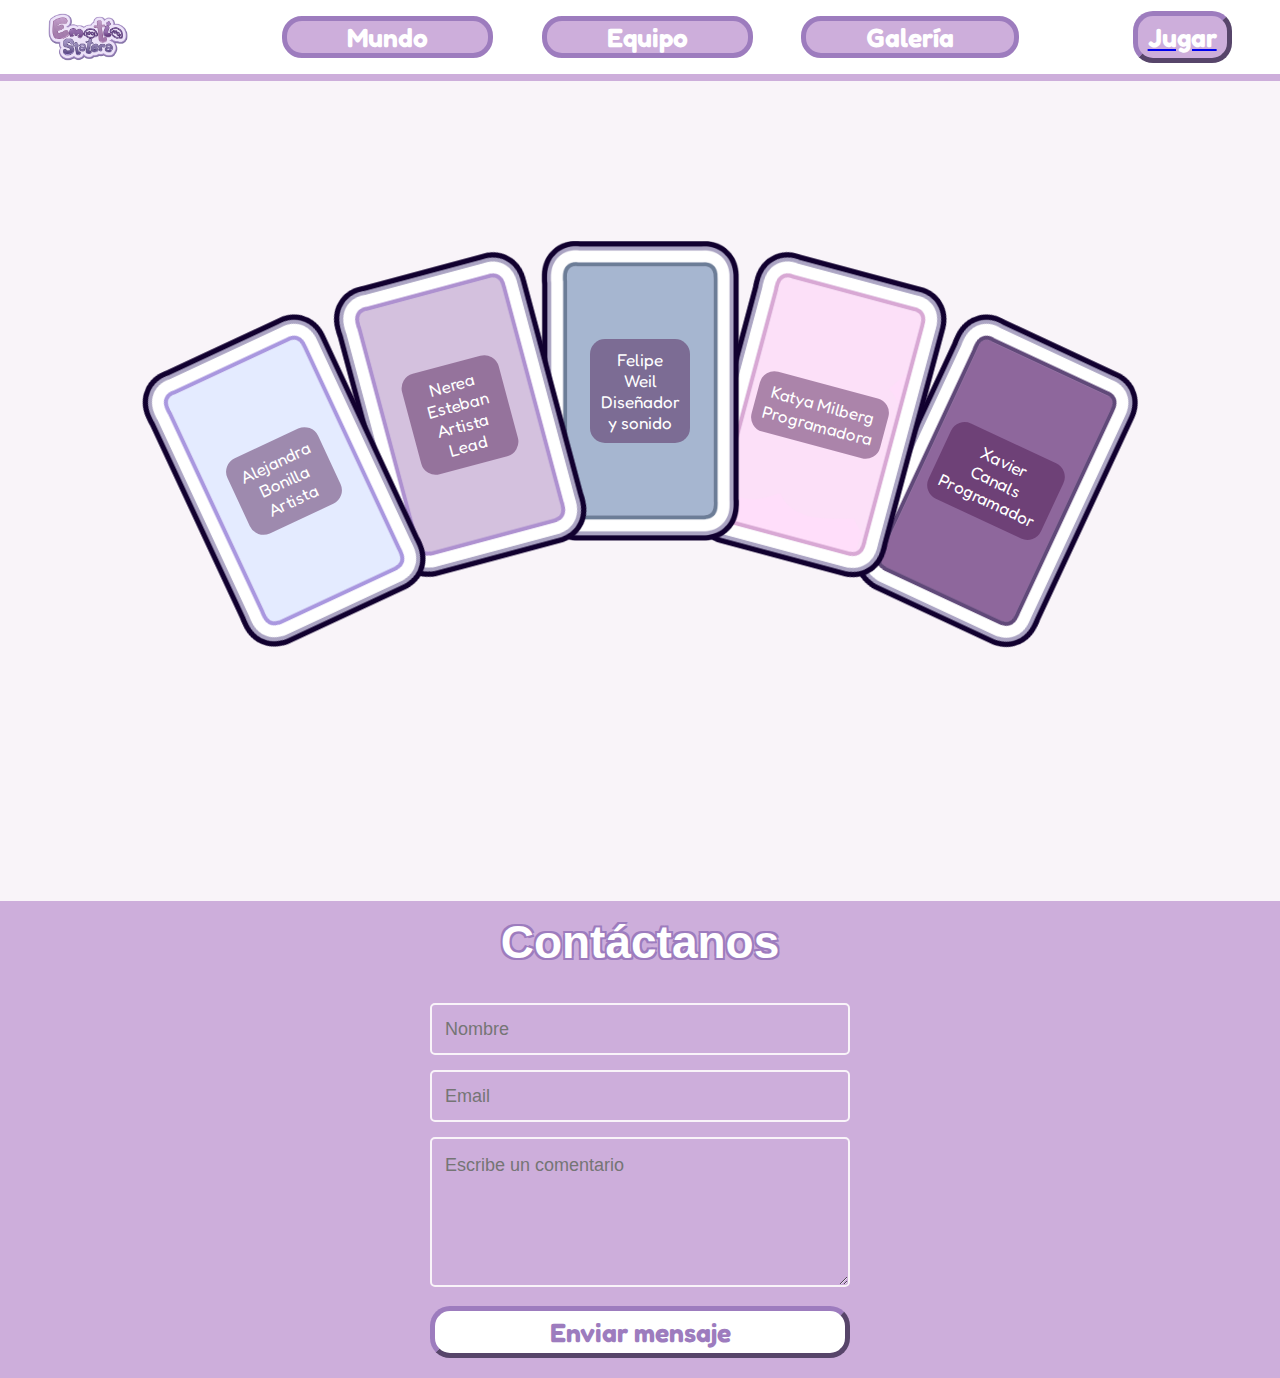
<file: equipo.html>
<!DOCTYPE html>
<html lang="es">
    <head>
        <meta charset="UTF-8">
        <meta name="viewport" content="width=device-width, initial-scale=1.0">
        <meta name="author" content="Kilimbu">
        <meta name="description" content="Card Game">
        <title>Emotio Statera || Equipo</title>
        <link rel="stylesheet" href="https://cdnjs.cloudflare.com/ajax/libs/font-awesome/6.0.0-beta3/css/all.min.css">
        <link href="css/equipo-style.css" rel="stylesheet" type="text/css">
    </head>

    <body>
        <section class="menu-cont">
            <div>
                <a href="index.html">
                    <img src="media/images/logo.png"  class="logo-desktop">
                    <img src="media/images/logoCelular.png" class="logo-celular">
                </a>
            </div>
            <div>
                <nav>
                    <input type="checkbox" id="menuToggle">
                    <label for="menuToggle" class="menu-icon">
                        <i class="fa-solid fa-bars"></i>
                    </label>
                    <ul class="menu-opt">
                        <li>
                            <a href="mundo.html">Mundo</a>
                        </li>
                        <li>
                            <a href="equipo.html">Equipo</a>
                        </li>
                        <li>
                            <a href="galeria.html">Galería</a>
                        </li>
                    </ul>
                </nav>
            </div>
            <div>
                <a href="https://kilimbu.itch.io/version-beta-de-emotio-statera" target="_blank">
                    <button>Jugar</button>
                </a>
            </div>
        </section>

        <section class="equipo">
            <div class="card-cont">
                <div class="card">
                    <img src="media/images/carta_ac.png">
                    <div class="text-overlay">Alejandra Bonilla
                        Artista
                    </div> 
                </div>

                <div class="card">
                    <img src="media/images/carta_mc.png">
                    <div class="text-overlay">Nerea Esteban
                        Artista Lead 
                    </div>
                </div>

                <div class="card">
                    <img src="media/images/carta_ao.png">
                    <div class="text-overlay">Felipe Weil
                        Diseñador y sonido
                    </div>
                </div>

                <div class="card">
                    <img src="media/images/carta_r.png">
                    <div class="text-overlay">Katya Milberg
                        Programadora
                    </div> 
                </div>

                <div class="card">
                    <img src="media/images/carta_mo.png">
                    <div class="text-overlay">Xavier Canals
                        Programador
                    </div> 
                </div>

            </div>
            
        </section>

        <footer>
            <section class="contact-container">
                <div>
                    <h1>Contáctanos</h1>
                </div>
                <form class="contact-form"> 
                    <input name="name" type="text" class="feedback-input" placeholder="Nombre" />
                    <input name="email" type="text" class="feedback-input" placeholder="Email" />
                    <textarea name="text" class="feedback-input" placeholder="Escribe un comentario"></textarea>
                    <input type="submit" value="Enviar mensaje" />
                </form>
            </section>
        </footer>

    </body>
</html>
</file>
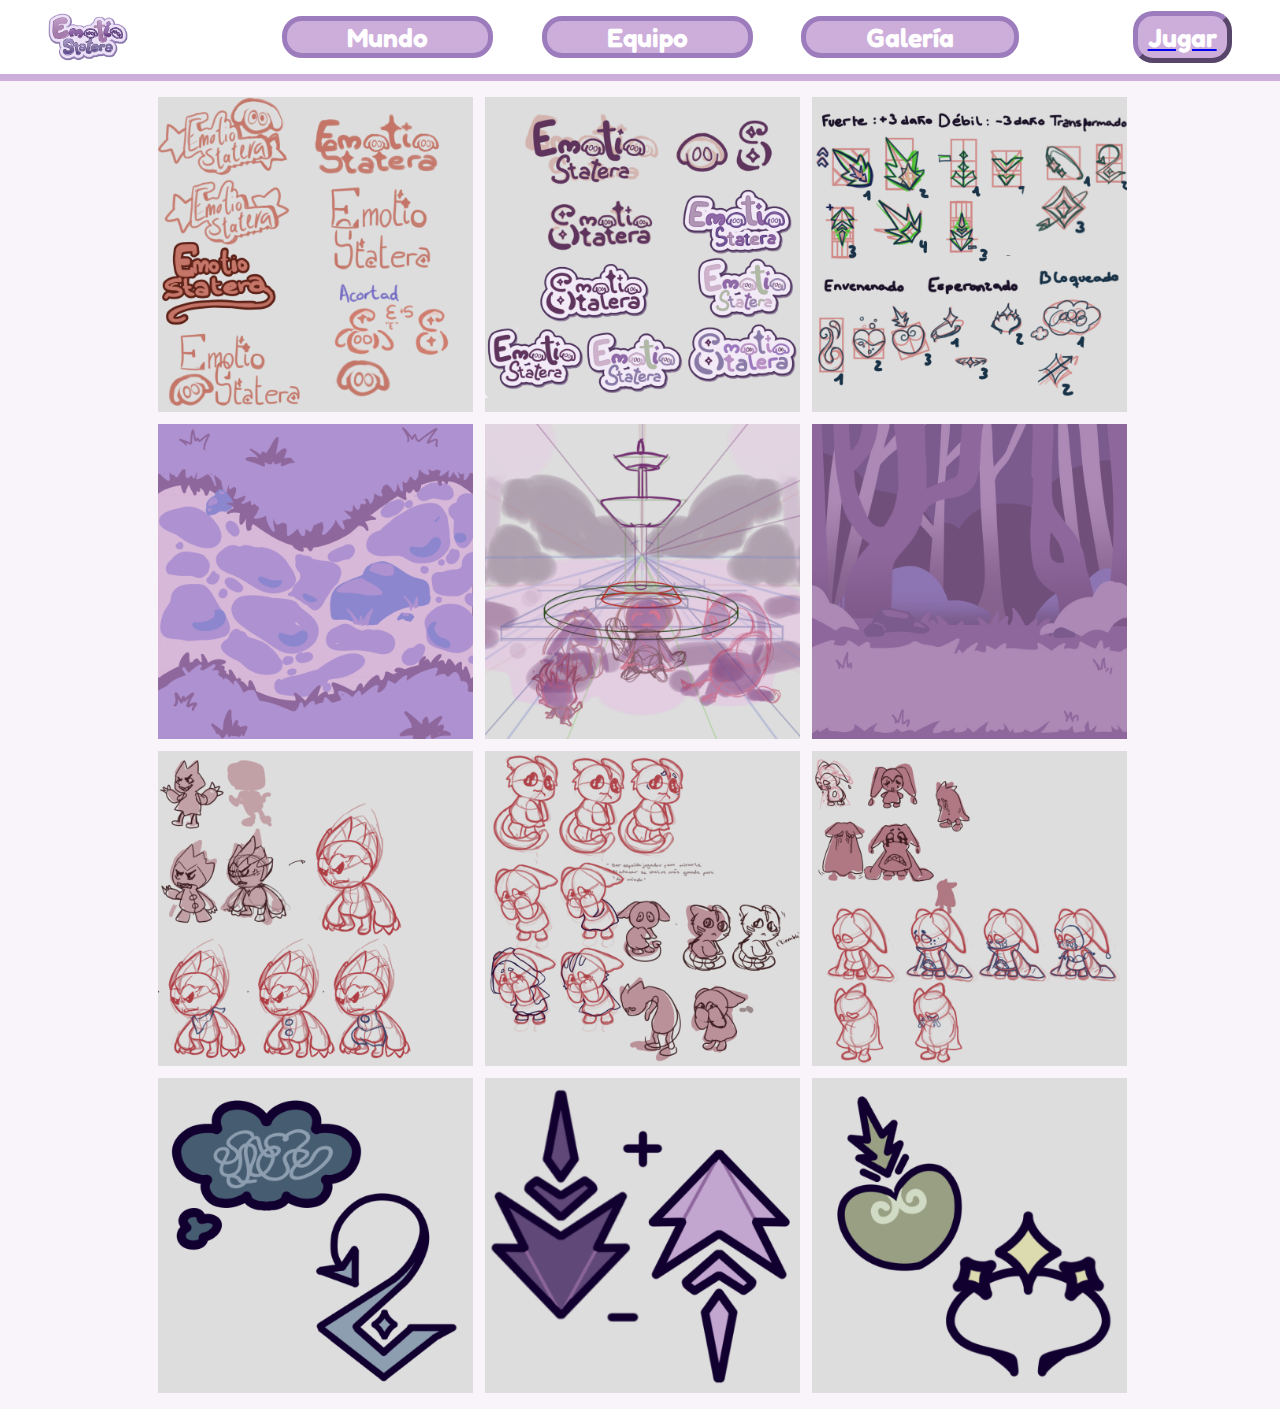
<file: galeria.html>
<!DOCTYPE html>
<html lang="es">
    <head>
        <meta charset="UTF-8">
        <meta name="viewport" content="width=device-width, initial-scale=1.0">
        <meta name="author" content="Kilimbu">
        <meta name="description" content="Card Game">
        <title>Emotio Statera || Galería</title>
        <link rel="stylesheet" href="https://cdnjs.cloudflare.com/ajax/libs/font-awesome/6.0.0-beta3/css/all.min.css">
        <link href="css/galeria-style.css" rel="stylesheet" type="text/css">
    </head>

    <body>
        <section class="menu-cont">
            <div>
                <a href="index.html">
                    <img src="media/images/logo.png"  class="logo-desktop">
                    <img src="media/images/logoCelular.png" class="logo-celular">
                </a>
            </div>
            <div>
                <nav>
                    <input type="checkbox" id="menuToggle">
                    <label for="menuToggle" class="menu-icon">
                        <i class="fa-solid fa-bars"></i>
                    </label>
                    <ul class="menu-opt">
                        <li>
                            <a href="mundo.html">Mundo</a>
                        </li>
                        <li>
                            <a href="equipo.html">Equipo</a>
                        </li>
                        <li>
                            <a href="galeria.html">Galería</a>
                        </li>
                    </ul>
                </nav>
            </div>
            <div>
                <a href="https://kilimbu.itch.io/version-beta-de-emotio-statera" target="_blank">
                    <button>Jugar</button>
                </a>
            </div>
        </section>

        <section id="gallery">
            <div class="photos">
                <ul>
                    <li>
                        <img src="media/images/boceto1_galeria.png">
                    </li>
                    <li>
                        <img src="media/images/boceto2_galeria.png">
                    </li>
                    <li>
                        <img src="media/images/boceto3_galeria.png">
                    </li>
                    <li>
                        <img src="media/images/boceto4_galeria.png">
                    </li>
                    <li>
                        <img src="media/images/boceto5_galeria.png">
                    </li>
                    <li>
                        <img src="media/images/boceto6_galeria.png">
                    </li>
                    <li>
                        <img src="media/images/boceto7_galeria.png">
                    </li>
                    <li>
                        <img src="media/images/boceto8_galeria.png">
                    </li>
                    <li>
                        <img src="media/images/boceto9_galeria.png">
                    </li>
                    <li>
                        <img src="media/images/boceto10_galeria.png">
                    </li>
                    <li>
                        <img src="media/images/boceto11_galeria.png">
                    </li>
                    <li>
                        <img src="media/images/boceto12_galeria.png">
                    </li>
                </ul>
            </div>
        </section>
    </body> 
</html>
</file>
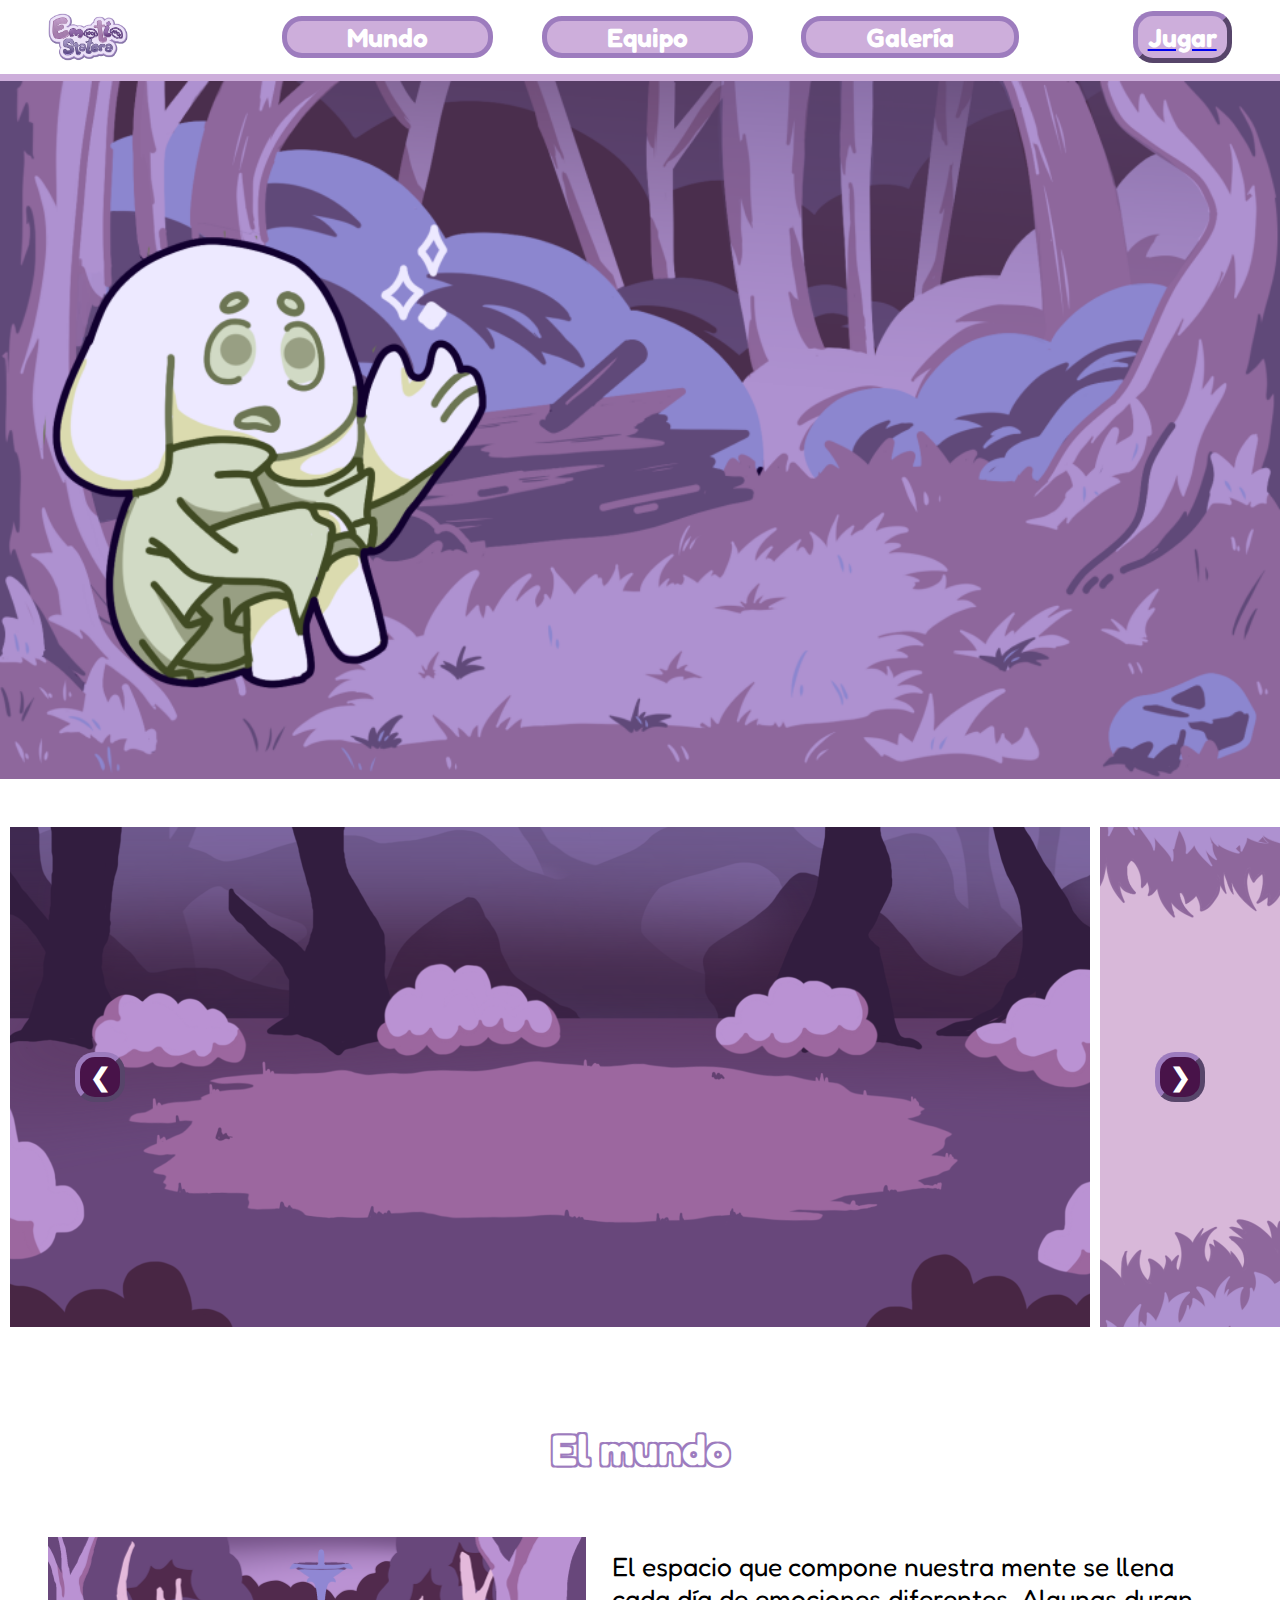
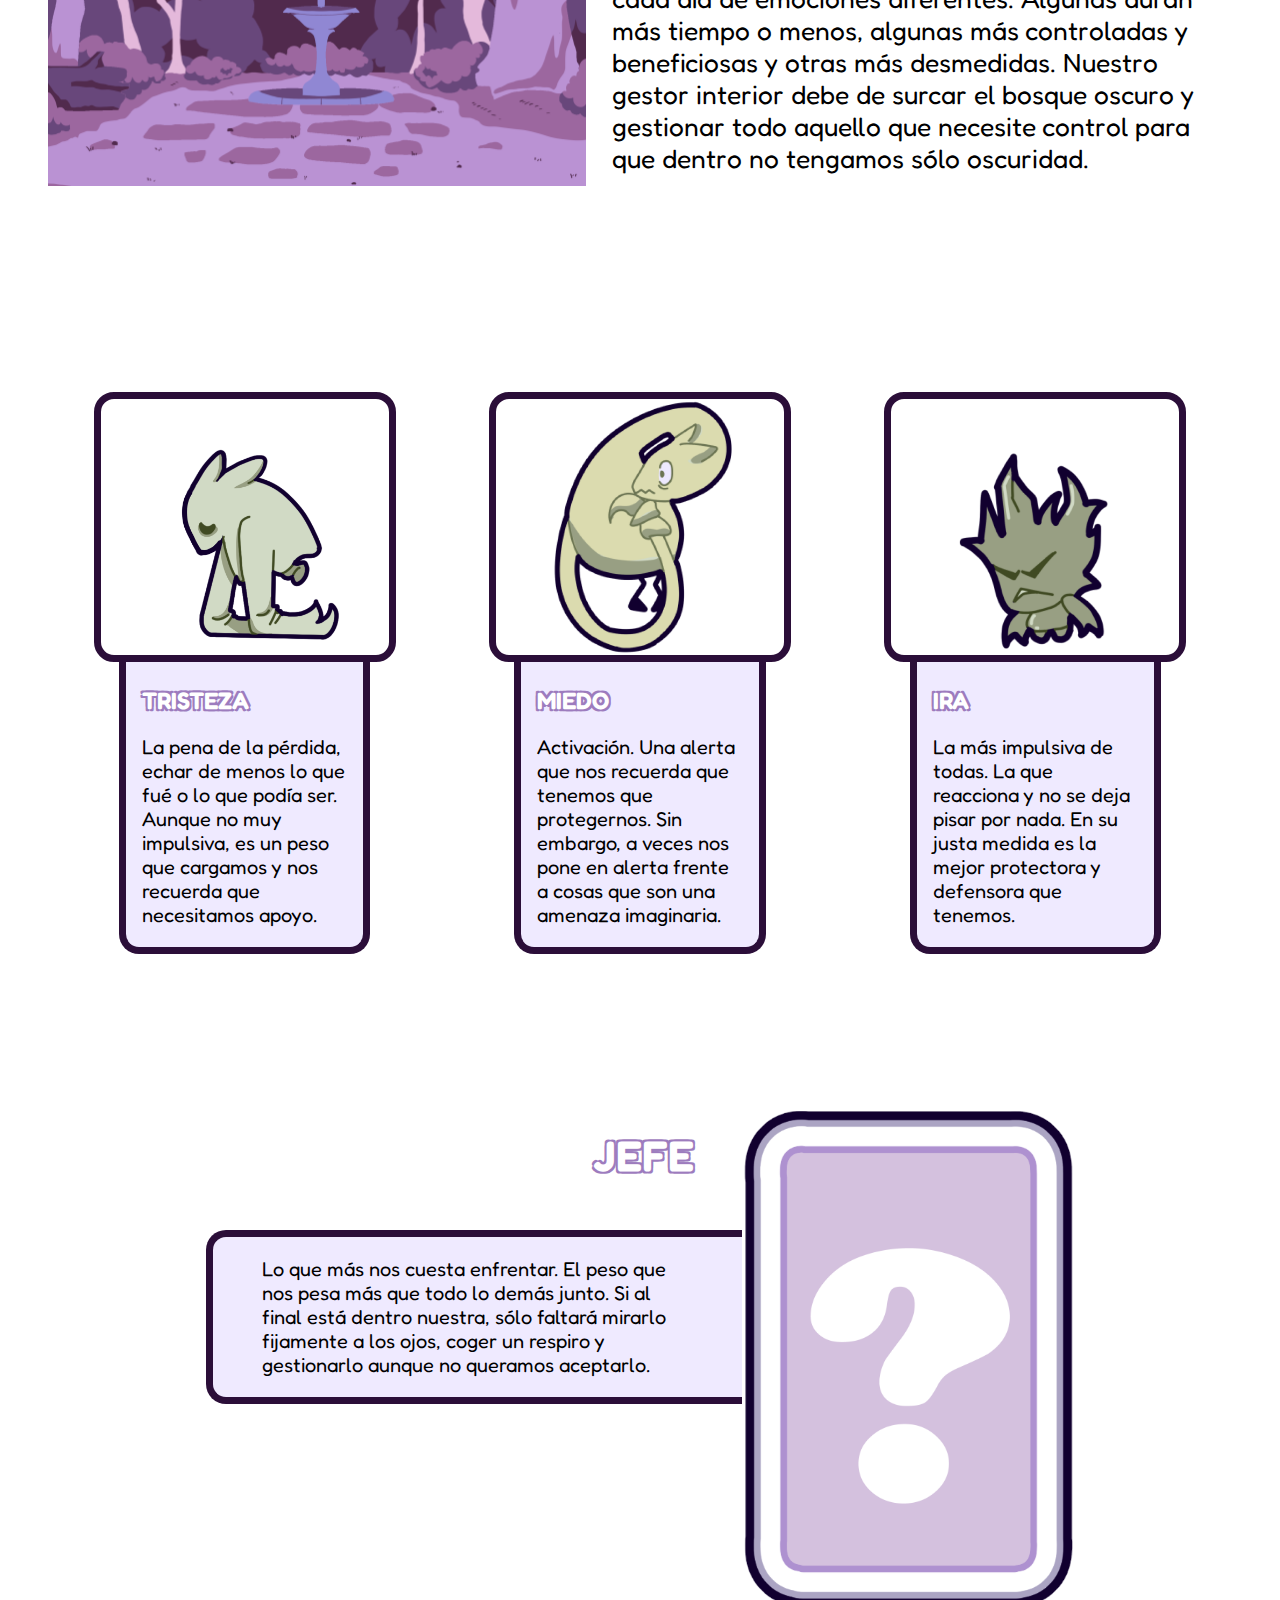
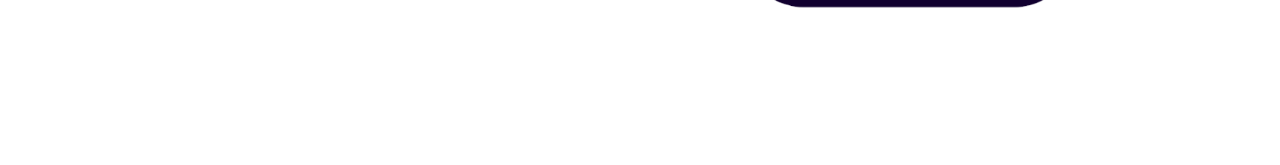
<file: mundo.html>
<!DOCTYPE html>
<html lang="es">
    <head>
        <meta charset="UTF-8">
        <meta name="viewport" content="width=device-width, initial-scale=1.0">
        <meta name="author" content="Kilimbu">
        <meta name="description" content="Card Game">
        <title>Emotio Statera || Mundo</title>
        <link rel="stylesheet" href="https://cdnjs.cloudflare.com/ajax/libs/font-awesome/6.0.0-beta3/css/all.min.css">
        <link href="css/mundo-style.css" rel="stylesheet" type="text/css">
        <script src="javascript/script.js"></script>
    </head>

    <body>
        <section class="menu-cont">
            <div>
                <a href="index.html">
                    <img src="media/images/logo.png"  class="logo-desktop">
                    <img src="media/images/logoCelular.png" class="logo-celular">
                </a>
            </div>
            <div>
                <nav>
                    <input type="checkbox" id="menuToggle">
                    <label for="menuToggle" class="menu-icon">
                        <i class="fa-solid fa-bars"></i>
                    </label>
                    <ul class="menu-opt">
                        <li>
                            <a href="mundo.html">Mundo</a>
                        </li>
                        <li>
                            <a href="equipo.html">Equipo</a>
                        </li>
                        <li>
                            <a href="galeria.html">Galería</a>
                        </li>
                    </ul>
                </nav>
            </div>
            <div>
                <a href="https://kilimbu.itch.io/version-beta-de-emotio-statera" target="_blank">
                    <button>Jugar</button>
                </a>
            </div>
        </section>

        <section>
            <img src="media/images/fondo.png">
        </section>

        <div class="carousel">
            <div class="slides">
                <img src="media/images/carrusel1.png">
                <img src="media/images/carrusel2.png">
                <img src="media/images/carrusel3.png">
            </div>

            <button class="prev" onclick="prevSlide()">&#10094;</button>
            <button class="next" onclick="nextSlide()">&#10095;</button>
        </div>
        
        <section class="elMundo">
            <div>
                <h1>El mundo</h1>
            </div>
            <div class="section-2">
                <div>
                    <img src="media/images/carrusel3.png">
                </div>
                <div>
                    <p class="world-description">
                        El espacio que compone nuestra mente se llena cada día de emociones diferentes. Algunas duran más tiempo o menos, algunas más controladas y beneficiosas y otras más desmedidas. 
                        Nuestro gestor interior debe de surcar el bosque oscuro y gestionar todo aquello que necesite control para que dentro no tengamos sólo oscuridad. 
                    </p>
                </div>
                </div>
            </div>
        </section>

        <section class="characters" >
            <div>
                <div class="character-img" id="tristeza">
                    <img src="media/images/tristeza.png">
                </div>
                <div class="character-description-container">
                    <h1 class="title">
                        TRISTEZA
                    </h1>
                    <p class="character-description">
                        La pena de la pérdida, echar de menos lo que fué o lo que podía ser.
                        Aunque no muy impulsiva, es un peso que cargamos y nos recuerda que necesitamos apoyo.
                    </p>
                </div>
            </div>
            <div>
                <div class="character-img" id="miedo">
                    <img src="media/images/miedo.png">
                </div>
                <div class="character-description-container">
                    <h1 class="title">
                        MIEDO
                    </h1>
                    <p class="character-description">
                        Activación. Una alerta que nos recuerda que tenemos que protegernos. 
                        Sin embargo, a veces nos pone en alerta frente a cosas que son una amenaza imaginaria. 
                    </p>
                </div>
            </div>
            <div>
                <div class="character-img" id="ira">
                    <img src="media/images/ira.png">
                </div>
                <div class="character-description-container">
                    <h1 class="title">
                        IRA
                    </h1>
                    <p class="character-description">
                        La más impulsiva de todas. La que reacciona y no se deja pisar por nada.
                        En su justa medida es la mejor protectora y defensora que tenemos.
                    </p>
                </div>
            </div>
        </section>

        
        <section class="boss">
            <div class="boss-img">
                <img src="media/images/carta_int.png">
            </div>
            <div class="boss-text">
                <h1 class="title">
                    JEFE
                </h1>
                <div class="boss-description-container">
                    <p class="boss-description">
                        Lo que más nos cuesta enfrentar. El peso que nos pesa más que todo lo demás junto.
                        Si al final está dentro nuestra, sólo faltará mirarlo fijamente a los ojos, coger un respiro y gestionarlo aunque no queramos aceptarlo.
                    </p>
                </div>
            </div>
        </section>
    
    </body>
</html>
</file>
<file: css/equipo-style.css>
@font-face {
    font-family: 'Fredoka';
    src: url(../fonts/Fredoka.ttf);
}

:root
{
    /* Variables de color */
    --purpleColor:rgb(249, 244, 249);
    --darkPurpleColor: rgb(72, 19, 73);
    --greenColor:rgb(136, 166, 136);
    --whiteColor: #ffffff;
    --palePinkColor: #EBE1F2;
    --midPinkColor: #CDAEDB;
    --midPurpleColor: #9D7CBE;
    --transparentPurple: rgba(72, 19, 73, 0.446);
    --midCambiodeColor: #7c598b;

    --color: #17a2ff;

    /* Variables de los margenes */
    --m2: 41.86vw;
    --m3: 25.89vw;
    --m4: 16.06vw;
    --m5: 9.92vw;
    --m6: 6.14vw;
    --m7: 3.78vw;
    --m8: 2.34vw;

    /* Variables de las tipografías */
    --h1Size: 32pt;
    --h2Size: 17.8pt;
    --textSize: 19.78pt;
    --textSamllSize: 11pt;
}

body
{
    background-color:var(--purpleColor);
    padding: 0px;
    border: 0px;
    margin: 0;
    font-family: 'Fredoka';
}

img
{
    width: 100%;
    height: auto;
    vertical-align: middle;
}

h1 
{
    margin-top: var(--m7);
    margin-bottom: var(--m7);
    font-weight: 650;
    font-size: var(--h1Size);

    color: var(--whiteColor);
    text-shadow: 
        -2px -2px 0 var(--midPurpleColor),  
        2px -2px 0 var(--midPurpleColor),
        -2px 2px 0 var(--midPurpleColor),
        2px 2px 0 var(--midPurpleColor);
}

p {
    font-size: var(--textSize);
}


/* -------- HEADER --------*/

.logo-celular 
{
    display: none;
    width: 50px;
}

.logo-desktop 
{
    display: block;
    width: 80px;
}

.menu-cont
{
    border-collapse: separate;
    border-spacing: 0;

    border-bottom: 7px solid var(--midPinkColor);
    padding-left: var(--m7);
    padding-right: var(--m7);
    background-color: var(--whiteColor);

    position: sticky;
    top: 0;
    z-index: 9999;

    display: flex;
    justify-content: space-between;
    align-items: center;
}


nav
{
    color: var(--whiteColor);
}

nav .menu-opt
{
    list-style: none;
    display: flex;
    justify-content: space-around;
    gap: var(--m7);
}

nav .menu-opt a
{
    color: var(midPurpleColor);
    background-color: var(--midPinkColor);
    text-decoration: none;
    display: block;

    font-size: var(--textSize);
    font-weight: 650;

    padding: 0px 60px;
    border: 5px solid var(--midPurpleColor);
    border-radius: 20px;
    border-color: var(--midPurpleColor);
    transition: 0.4s;
    overflow: hidden;
    z-index: 2;
}

nav .menu-opt a::before
{
    content: "";
    position: absolute;
    width: 100%;
    height: 200%;
    left: 0;
    top: -200%;
    background-color: var(--darkPurpleColor);
    border-radius: 50%;
    transition: all 0.6s ease;
    z-index: -1;
}

nav .menu-opt a:hover::before
{
    top: 0;
    border-radius: 0%;
}

.menu-opt a
{
    position: relative;
    text-decoration: none;
    color: var(--whiteColor);
    z-index: 2;
}


#menuToggle, .menu-icon
{
    color: var(--darkPurpleColor);
    display: none;
}

button
{
    padding: 5px 10px;
    background-color: var(--midPinkColor);
    color: var(--whiteColor);
    border-radius: 20px;
    border-color: var(--midPurpleColor);

    border-width: 5px;

    text-decoration: none;
    display: block;

    font-family: 'Fredoka';
    font-size: var(--textSize);
    font-weight: 650;
}


.equipo {
    padding-top: 100px;
    display: flex;
    justify-content: center;
    align-items: center;
    height: 80vh;
}

.card-cont
{
    position: relative;
}

.card
{
    transform: translate(-50%, -100%);
    position: absolute;
}

.equipo img
{
    width: 200px;
    height: 300px;
}

.text-overlay 
{
    position: absolute;
    top: 50%;
    left: 50%;
    transform: translate(-50%, -50%);
    color: var(--whiteColor);
    background-color: var(--transparentPurple);
    padding: 10px;
    border-radius: 15px;
    font-size: 17px;
    text-align: center;
}

.card-cont .card
{
    transition: all 0.15s;
}

.card-cont .card:first-child
{
    transform: translate(-228%, -70%) rotate(-25deg);
    z-index: 4;
}

.card-cont .card:first-child:hover
{
    transform: translate(-228%, -90%) scale(1.2, 1.2) rotate(0deg);
    z-index: 5;
}

.card-cont .card:nth-child(2)
{
    transform: translate(-140%, -92%) rotate(-15deg);
    z-index: 3;
}

.card-cont .card:nth-child(2):hover
{
    transform: translate(-140%, -112%) scale(1.2, 1.2) rotate(0deg);
    z-index: 5;
}

.card-cont .card:nth-child(3)
{
    z-index: 2;
}

.card-cont .card:nth-child(3):hover
{
    transform: translate(-50%, -120%) scale(1.2, 1.2) rotate(0deg);
    z-index: 5;
}

.card-cont .card:nth-child(4)
{
    transform: translate(40%, -92%) rotate(15deg);
    z-index: 1;
}

.card-cont  .card:nth-child(4):hover
{
    transform: translate(40%, -112%) scale(1.2, 1.2) rotate(0deg);
    z-index: 5;
}

.card-cont .card:last-child
{
    transform: translate(128%, -70%) rotate(25deg);
    z-index: 0;
}

.card-cont  .card:last-child:hover
{
    transform: translate(128%, -90%) scale(1.2, 1.2) rotate(0deg);
    z-index: 5;
}

footer
{
    color: var(--whiteColor);
}

footer .contact-container
{
    /* width: 30%; */
    background-color: var(--midPinkColor);
    display: flex;
    flex-direction: column;
    justify-content: center;
    align-items: center;
}

footer .contact-container h1
{

    font-family: Arial, Helvetica, sans-serif;
    font-weight: 600;
    font-size: 46px;
    color: var(--whiteColor);
    text-align: center;
    margin-top: 5%;
    margin-bottom: 5%;
}

.contact-form
{
    max-width: 420px;
    margin:20px 30px;
}

.feedback-input
{
    color: var(--whiteColor);
    font-family: Arial, Helvetica, sans-serif;
    font-weight: 500;
    font-size: 18px;
    border-radius: 5px;
    line-height: 22px;
    background-color: transparent;
    border: 2px solid var(--purpleColor);
    transition: all 0.3s;
    padding: 13px;
    margin-bottom: 15px;
    width: 100%;
    box-sizing: border-box;
    outline: 0;
}

.feedback-input:focus
{
    border: 2px solid rgb(194, 102, 194);
}

.contact-form textarea
{
    height: 150px;
    line-height: 150%;
    resize: vertical;
}

[type="submit"]
{
    padding: 5px 10px;
    background-color: var(--whiteColor);
    color: var(--midPurpleColor);
    border-radius: 20px;
    border-color: var(--midPurpleColor);
    border-width: 5px;
    text-decoration: none;
    display: block;
    font-family: 'Fredoka';
    font-size: var(--textSize);
    font-weight: 650;
    width: 100%;
    cursor: pointer;
    transition: all 0.4s;
}

[type="submit"]:hover
{
    background: var(--darkPurpleColor);
    color: var(--whiteColor);
}


/* tablet */
@media only screen and (max-width: 1030px)
{
   
    nav .menu-opt
    {
        gap: 10px;
    }
    nav .menu-opt a
    {
        padding: 3px;
    }

    .equipo 
    {
        flex-wrap: wrap;
        height: 625px;
    }
    
    .card
    {
        padding: 4% 0;
        transform: none;
        position: relative;
    }
    
    .equipo img
    {
        width: 200px;
        height: 300px;
    }
    
    .card-cont .card:first-child
    {
        transform:none;
        z-index: 0;
    }
    
    .card-cont .card:nth-child(2)
    {
        transform:none;
        z-index: 0;
    }

    .card-cont .card:nth-child(3)
    {
        z-index: 0;
    }

    .card-cont .card:nth-child(4)
    {
        transform:none;
        z-index: 0;
    }

    .card-cont .card:last-child
    {
        transform: none;
        z-index: 0;
    }

    .card-cont .card:first-child:hover
    {
        transform: none;
        z-index: 0;
    }

    .card-cont .card:nth-child(2):hover
    {
        transform: none;
        z-index: 0;
    }

    .card-cont .card:nth-child(3):hover
    {
        transform: none;
        z-index: 0;
    }

    .card-cont .card:nth-child(4):hover
    {
        transform: none;
        z-index: 0;
    }

    .card-cont .card:last-child:hover
    {
        transform: none;
        z-index: 0;
    }

    footer
    {
        margin-top: 1000px;
    }

}

/* celular */
@media only screen and (max-width: 580px)
{

    .logo-celular 
    {
        display: block;
    }

    .logo-desktop 
    {
        display: none;
    }

    .menu-cont
    {
        padding-top: 20px;
    }

    .menu-cont, .menu-cont nav
    {
        display: block;
    }
    .menu-cont .menu-icon 
    {
        display: block;
        position: absolute;
        top: 20px;
        right: 20px;
    }

    .menu-cont .menu-icon i
    {
        font-size: 2em;
    }
    .menu-opt
    {
        flex-direction: column;
        max-height: 0px;
        overflow: hidden;
        transition: 0.35s;
    }

    #menuToggle:checked ~ .menu-opt
    {
        max-height: 350px;
    }

    .menu-cont div:last-child
    {
         display: none;
    }
}
</file>
<file: css/galeria-style.css>
@font-face {
    font-family: 'Fredoka';
    src: url(../fonts/Fredoka.ttf);
}

:root
{
    /* Variables de color */
    --purpleColor:rgb(249, 244, 249);
    --darkPurpleColor: rgb(72, 19, 73);
    --greenColor:rgb(136, 166, 136);
    --whiteColor: #ffffff;
    --palePinkColor: #EBE1F2;
    --midPinkColor: #CDAEDB;
    --midPurpleColor: #9D7CBE;
    --midCambiodeColor: #7c598b;

    /* Variables de los margenes */
    --m2: 41.86vw;
    --m3: 25.89vw;
    --m4: 16.06vw;
    --m5: 9.92vw;
    --m6: 6.14vw;
    --m7: 3.78vw;
    --m8: 2.34vw;

    /* Variables de las tipografías */
    --h1Size: 32pt;
    --h2Size: 17.8pt;
    --textSize: 19.78pt;
    --textSamllSize: 11pt;
}

body
{
    background-color:var(--purpleColor);
    padding: 0px;
    border: 0px;
    margin: 0;
    font-family: 'Fredoka';
}

img
{
    width: 100%;
    height: auto;
    vertical-align: middle;
}

h1 
{
    margin-top: var(--m7);
    margin-bottom: var(--m7);
    font-weight: 650;
    font-size: var(--h1Size);

    color: var(--whiteColor);
    text-shadow: 
        -2px -2px 0 var(--midPurpleColor),  
        2px -2px 0 var(--midPurpleColor),
        -2px 2px 0 var(--midPurpleColor),
        2px 2px 0 var(--midPurpleColor);
}

p {
    font-size: var(--textSize);
}


/* -------- HEADER --------*/

.logo-celular 
{
    display: none;
    width: 50px;
}

.logo-desktop 
{
    display: block;
    width: 80px;
}

.menu-cont
{
    border-collapse: separate;
    border-spacing: 0;

    border-bottom: 7px solid var(--midPinkColor);
    padding-left: var(--m7);
    padding-right: var(--m7);
    background-color: var(--whiteColor);

    position: sticky;
    top: 0;
    z-index: 9999;

    display: flex;
    justify-content: space-between;
    align-items: center;
}


nav
{
    color: var(--whiteColor);
}


nav .menu-opt
{
    list-style: none;
    display: flex;
    justify-content: space-around;
    gap: var(--m7);
}

nav .menu-opt a
{
    color: var(midPurpleColor);
    background-color: var(--midPinkColor);
    text-decoration: none;
    display: block;

    font-size: var(--textSize);
    font-weight: 650;

    padding: 0px 60px;
    border: 5px solid var(--midPurpleColor);
    border-radius: 20px;
    border-color: var(--midPurpleColor);
    transition: 0.4s;
    overflow: hidden;
    z-index: 2;
}

nav .menu-opt a::before
{
    content: "";
    position: absolute;
    width: 100%;
    height: 200%;
    left: 0;
    top: -200%;
    background-color: var(--darkPurpleColor);
    border-radius: 50%;
    transition: all 0.6s ease;
    z-index: -1;
}

nav .menu-opt a:hover::before
{
    top: 0;
    border-radius: 0%;
}

.menu-opt a
{
    position: relative;
    text-decoration: none;
    color: var(--whiteColor);
    z-index: 2;
}


#menuToggle, .menu-icon
{
    color: var(--darkPurpleColor);
    display: none;
}

button
{
    padding: 5px 10px;
    background-color: var(--midPinkColor);
    color: var(--whiteColor);
    border-radius: 20px;
    border-color: var(--midPurpleColor);

    border-width: 5px;

    text-decoration: none;
    display: block;

    font-family: 'Fredoka';
    font-size: var(--textSize);
    font-weight: 650;
}


#gallery
{
    display: flex;
    justify-content: center;
    align-items: center;
    padding: var(--m5Em);
}

#gallery .photos ul
{
    justify-content: center;
    align-items: center;
    list-style: none;
    display: flex;
    flex-wrap: wrap;
    overflow: hidden;
    gap: 12px;
    margin-right: 35px;
}

#gallery .photos ul li
{
    height: 35vh;
    position: relative;
}

#gallery .photos ul li img
{
    max-height: 100%;
    min-width: 100%;
    object-fit: cover;
    vertical-align: bottom;
}

/* tablet */
@media only screen and (max-width: 1030px)
{
   
    nav .menu-opt
    {
        gap: 10px;
    }
    nav .menu-opt a
    {
        padding: 3px;
    }


}

/* celular */
@media only screen and (max-width: 580px)
{

    .logo-celular 
    {
        display: block;
    }

    .logo-desktop 
    {
        display: none;
    }

    .menu-cont
    {
        padding-top: 20px;
    }

    .menu-cont, .menu-cont nav
    {
        display: block;
    }
    .menu-cont .menu-icon 
    {
        display: block;
        position: absolute;
        top: 20px;
        right: 20px;
    }

    .menu-cont .menu-icon i
    {
        font-size: 2em;
    }
    .menu-opt
    {
        flex-direction: column;
        max-height: 0px;
        overflow: hidden;
        transition: 0.35s;
    }

    #menuToggle:checked ~ .menu-opt
    {
        max-height: 350px;
    }

    .menu-cont div:last-child
    {
         display: none;
    }
}
</file>
<file: css/mundo-style.css>
@font-face {
    font-family: 'Fredoka';
    src: url(../fonts/Fredoka.ttf);
}

:root
{
    /* Variables de color */
    --purpleColor:rgb(249, 244, 249);
    --darkPurpleColor: rgb(72, 19, 73);
    --greenColor:rgb(136, 166, 136);
    --whiteColor: #ffffff;
    --palePinkColor: #EBE1F2;
    --midPinkColor: #CDAEDB;
    --midPurpleColor: #9D7CBE;
    --midCambiodeColor: #7c598b;

    /* Variables de los margenes */
    --m2: 41.86vw;
    --m3: 25.89vw;
    --m4: 16.06vw;
    --m5: 9.92vw;
    --m6: 6.14vw;
    --m7: 3.78vw;
    --m8: 2.34vw;

    --m5Em: 9em;
    --m8Em: 3em;
    --m1em: 1em;
    --m12Em: 12em;
    --m30: 42vw;
    --m4_3: 20vw;
    --espacioImagenes: 2em;

    /* Variables de las tipografías */
    --h1Size: 32pt;
    --h2Size: 17.8pt;
    --textSize: 19.78pt;
    --textSamllSize: 11pt;
    --textMidSize: 15pt;
}

body
{
    background-color:var(--whiteColor);
    padding: 0px;
    border: 0px;
    margin: 0;
    font-family: 'Fredoka';
}

img
{
    width: 100%;
    height: auto;
    vertical-align: middle;
}

h1 
{
    margin-top: var(--m7);
    margin-bottom: var(--m7);
    font-weight: 650;
    font-size: var(--h1Size);

    color: var(--whiteColor);
    text-shadow: 
        -2px -2px 0 var(--midPurpleColor),  
        2px -2px 0 var(--midPurpleColor),
        -2px 2px 0 var(--midPurpleColor),
        2px 2px 0 var(--midPurpleColor);
}

p {
    font-size: var(--textSize);
}


/* -------- HEADER --------*/

.logo-celular 
{
    display: none;
    width: 50px;
}

.logo-desktop 
{
    display: block;
    width: 80px;
}

.menu-cont
{
    border-collapse: separate;
    border-spacing: 0;

    border-bottom: 7px solid var(--midPinkColor);
    padding-left: var(--m7);
    padding-right: var(--m7);
    background-color: var(--whiteColor);

    position: sticky;
    top: 0;
    z-index: 9999;

    display: flex;
    justify-content: space-between;
    align-items: center;
}


nav
{
    color: var(--whiteColor);
}

nav .menu-opt
{
    list-style: none;
    display: flex;
    justify-content: space-around;
    gap: var(--m7);
}


nav .menu-opt a
{
    color: var(midPurpleColor);
    background-color: var(--midPinkColor);
    text-decoration: none;
    display: block;

    font-size: var(--textSize);
    font-weight: 650;

    padding: 0px 60px;
    border: 5px solid var(--midPurpleColor);
    border-radius: 20px;
    border-color: var(--midPurpleColor);
    transition: 0.4s;
    overflow: hidden;
    z-index: 2;
}

nav .menu-opt a::before
{
    content: "";
    position: absolute;
    width: 100%;
    height: 200%;
    left: 0;
    top: -200%;
    background-color: var(--darkPurpleColor);
    border-radius: 50%;
    transition: all 0.6s ease;
    z-index: -1;
}

nav .menu-opt a:hover::before
{
    top: 0;
    border-radius: 0%;
}

.menu-opt a
{
    position: relative;
    text-decoration: none;
    color: var(--whiteColor);
    z-index: 2;
}


#menuToggle, .menu-icon
{
    color: var(--darkPurpleColor);
    display: none;
}

button
{
    padding: 5px 10px;
    background-color: var(--midPinkColor);
    color: var(--whiteColor);
    border-radius: 20px;
    border-color: var(--midPurpleColor);

    border-width: 5px;

    text-decoration: none;
    display: block;

    font-family: 'Fredoka';
    font-size: var(--textSize);
    font-weight: 650;
}


/* ----- CAROUSEL ----- */

.fondo
{
    padding: var(--m8Em) 0;
}

.carousel 
{
    position: relative;
    margin: auto;
    overflow: hidden;
    display: flex;
    justify-content: center;
    align-items: center;
    text-align: center;
    padding-top: var(--m8Em);
    padding-bottom: var(--m8Em);
}
  
.slides 
{
    display: flex;
}

.slides img:first-child
{
    margin-left: 150px;
}

.slides img 
{
    max-width: var(--m0In);
    max-height: var(--m0In);
    transition: transform 0.7s ease;
    padding-left: var(--m8Em);
}


  
.prev, .next 
{
    position: absolute;
    top: 50%;
    transform: translateY(-50%);
    width: 50px;
    height: 50px;
    background-color:var(--darkPurpleColor);
    color:var(--whiteColor);
    font-size: 25px;
    line-height: 30px;
    text-align: center;
    cursor: pointer;
}
  
.prev 
{
    left: var(--m8Em);
}
  
.next 
{
    right: var(--m8Em);
}


/* ----- TEXT ----- */
.elMundo
{
    align-items: center;
    text-align: center;
}

.elMundo h2
{
    font-size: 40px;
}

.elMundo .section-2
{
    align-items: center;
    display: flex;
    margin: 0 var(--m8Em) var(--m12Em) var(--m8Em);
}

.elMundo .section-2 p
{
    text-align: left;
    padding: 0 var(--m1em) 0 var(--m1em);
}

.elMundo .section-2 img
{
    width: var(--m30);
}

.characters
{
    display: flex; 
    justify-content: center;
    align-items: center;
    gap: var(--espacioImagenes);
    padding-bottom: var(--m5);
}

.characters div
{
    display: flex;
    flex-direction: column;
    width: var(--m3);
    align-self: center;
    justify-self: center;
    padding: 0 var(--m1em);
}

.characters .character-img
{
    width: var(--m4_3);
    border: 7px solid #2B0E39;
    border-radius: 20px;
}

.characters .character-description-container
{
    margin: 0;
    width: var(--m4);
    background-color: #EFEAFF;
    border: 7px solid #2B0E39;
    border-top: 0px;
    border-bottom-left-radius: 20px;
    border-bottom-right-radius: 20px;
}

.characters .character-description-container .title
{
    font-size: var(--h2Size);
    margin-top: 1em;
    margin-bottom: 0;
    padding-top: 0%;
    padding-bottom: 0%;
}

.characters .character-description-container .character-description
{
    font-size: var(--textMidSize);
}

.boss
{
    display: flex; 
    flex-direction: row-reverse;
    justify-content: center;
    align-items: top;
    padding: 0 var(--m4);
    padding-bottom: var(--m5);
}

.boss .boss-img
{
    padding: 30px 0;
    width: var(--m3);
    /* border: 7px solid #2B0E39;
    border-radius: 20px; */
}


.boss .boss-text
{
    display: flex;
    flex-direction: column;
    width: var(--m2);
}

.boss .boss-text h1
{
    align-self: self-end;   
    margin-right: var(--m7);
}


.boss .boss-description-container
{
    background-color: #EFEAFF;
    padding: 0 var(--m7);

    border: 7px solid #2B0E39;
    border-right: 0px;
    border-top-left-radius: 20px;
    border-bottom-left-radius: 20px;
}

/* pc pequeña */
@media only screen and (max-width: 1290px)
{
    .slides img:first-child
    {
        margin-left: 0px;
    }

    .slides img 
    {
        padding-left: 10px;
    }
    .boss .boss-text p
    {
        font-size: var(--textMidSize);
    }
}

/* tablet */
@media only screen and (max-width: 1030px)
{
   
    nav .menu-opt
    {
        gap: 10px;
    }
    nav .menu-opt a
    {
        padding: 3px;
    }

    .slides img 
    {
        padding-left: 5px;
    }

    .prev, .next 
    {
        width: 40px;
        height: 40px;
        font-size: 15px;
        line-height: 20px;
    }
    
    .prev 
    {
        left: 20px;
    }
    
    .next 
    {
        right: 20px;
    }

    .elMundo .section-2 img 
    {
        width: 100%;
    }

    .elMundo .section-2 , .characters
    {
        flex-direction: column;
    }

    .characters div
    {
        padding: 20px 0;
    }

    .characters .character-img
    {
        width: 500px;
        border: 6px solid #2B0E39;
    }

    .characters .character-description-container
    {
        padding-left: 10px;
        width: 400px;
        border: 6px solid #2B0E39;
        border-top: 0;
    }

    .boss
    {
        padding: 0 5%;
        padding-bottom: 10%;
    }

    .boss .boss-img
    {
        display: flex;
        align-items: self-end;
        padding: 30px var(--m1em);
        width: var(--m2);
    }

    .boss .boss-text p
    {
        font-size: var(--textMidSize);
    }

    .boss .boss-text
    {
       padding-left: 20px;
    }

    .boss .boss-text h1
    {
        align-self: center;
    }

    .boss .boss-description-container
    {
        padding: 0 var(--m1em);
        border: 7px solid #2B0E39;
        border-top-right-radius: 20px;
        border-bottom-right-radius: 20px;
    }



}

/* celular */
@media only screen and (max-width: 580px)
{
    .logo-celular 
    {
        display: block;
    }

    .logo-desktop 
    {
        display: none;
    }

    .menu-cont
    {
        padding-top: 20px;
    }

    .menu-cont, .menu-cont nav
    {
        display: block;
    }
    .menu-cont .menu-icon 
    {
        display: block;
        position: absolute;
        top: 20px;
        right: 20px;
    }

    .menu-cont .menu-icon i
    {
        font-size: 2em;
    }
    .menu-opt
    {
        flex-direction: column;
        max-height: 0px;
        overflow: hidden;
        transition: 0.35s;
    }

    #menuToggle:checked ~ .menu-opt
    {
        max-height: 350px;
    }

    .menu-cont div:last-child
    {
         display: none;
    }

    
    .prev, .next 
    {
        width: 30px;
        height: 30px;
        font-size: 10px;
        line-height: 12px;
    }
    
    .prev 
    {
        left: 15px;
    }
    
    .next 
    {
        right: 15px;
    }

    .elMundo .section-2
    {
        margin: 0 10px var(--m12Em) 10px;
    }

    .characters div
    {
        padding: 20px 0;
    }

    .characters .character-img
    {
        width: 350px;

    }

    .characters .character-description-container
    {
        margin-top: 15px;
        border-top: 6px solid #2B0E39;
        border-top-left-radius: 20px;
        border-top-right-radius: 20px;
        width: 350px;
    }

    p
    {
        font-size: var(--textMidSize);
    }

    .boss
    {
        flex-direction: column;
        justify-content: center;
        align-items: center;
    }

    .boss .boss-img
    {
        padding: 15px var(--m1em) 5px var(--m1em);
    }

    .boss .boss-text h1
    {
        text-align: center;
    }
    .boss .boss-text
    {
        width: var(--m1);
        padding-left: 0;
        padding-bottom: 50px;
    }
}
</file>
